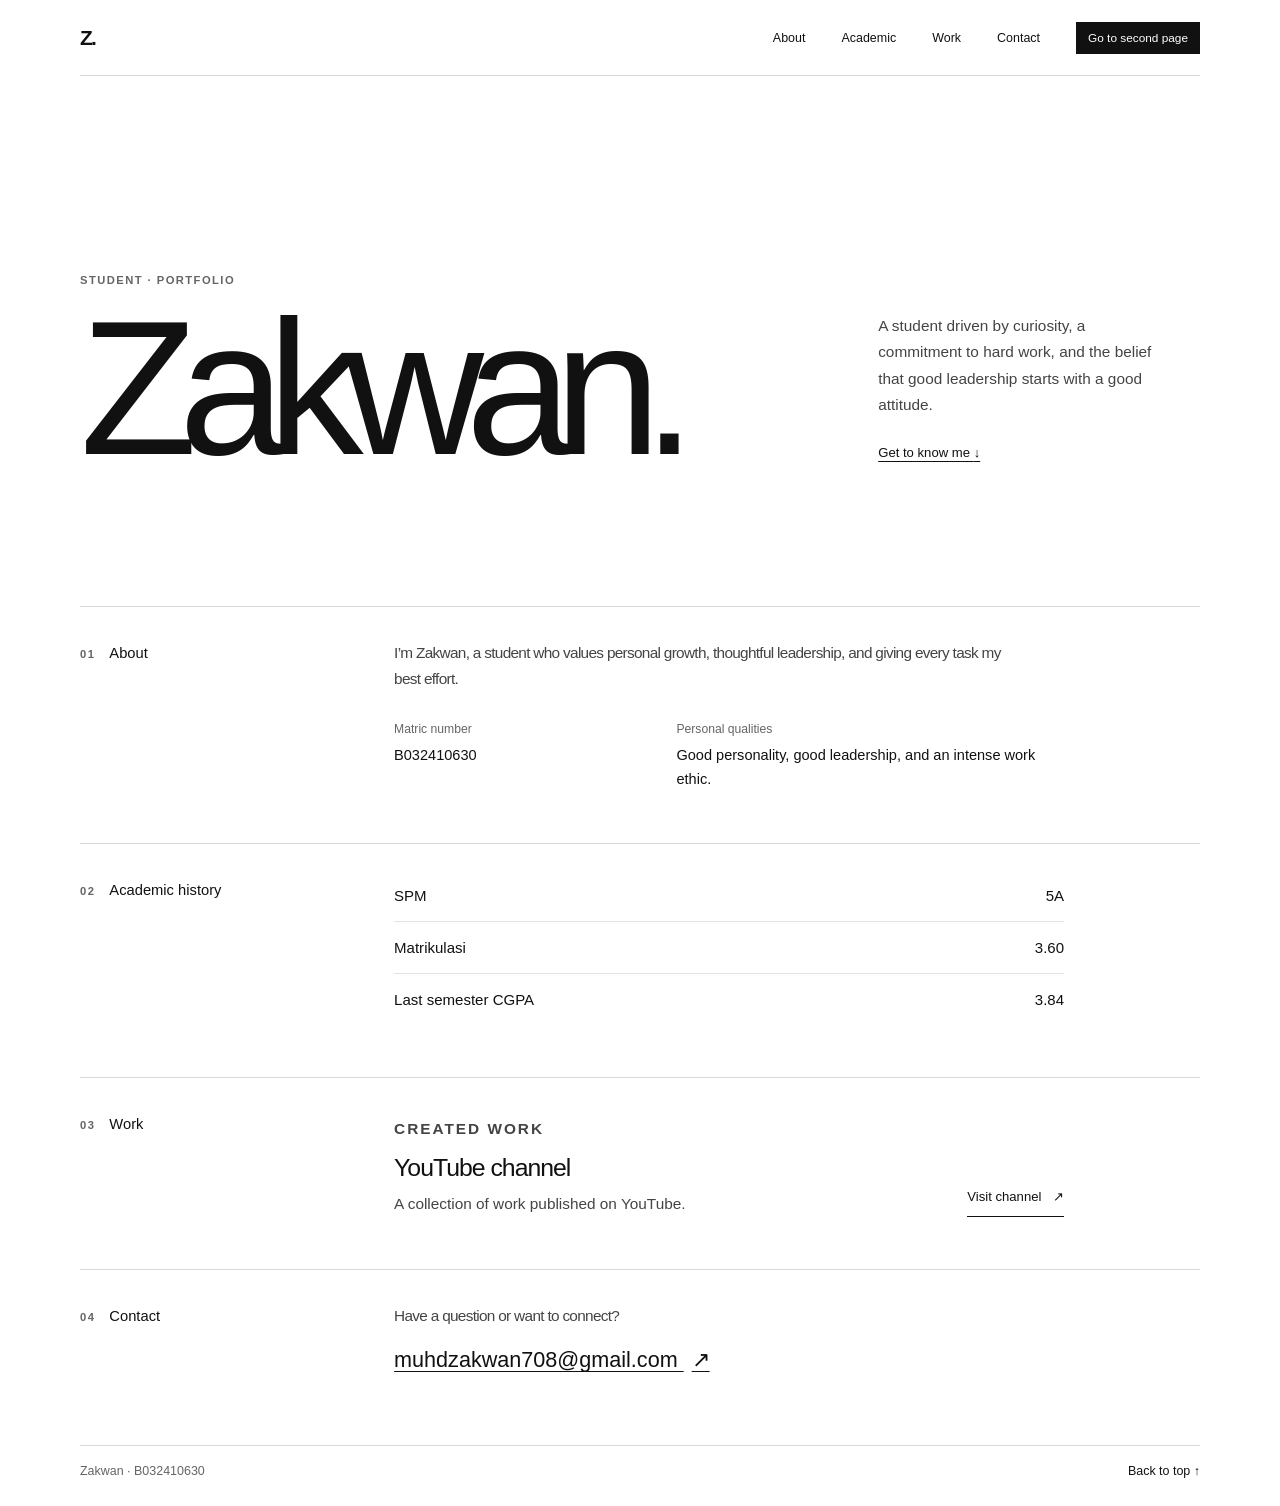
<file: index.html>
<!doctype html>
<html lang="en">
  <head>
    <meta charset="utf-8">
    <meta name="viewport" content="width=device-width, initial-scale=1">
    <meta
      name="description"
      content="The portfolio of Zakwan, a student focused on learning, leadership, and creative work."
    >
    <title>Zakwan — Portfolio</title>
    <link rel="stylesheet" href="asset/css_art_color/style.css">
  </head>
  <body>
    <header class="site-header">
      <a class="wordmark" href="#top" aria-label="Zakwan, back to top">Z.</a>
      <nav aria-label="Main navigation">
        <a href="#about">About</a>
        <a href="#academic">Academic</a>
        <a href="#work">Work</a>
        <a href="#contact">Contact</a>
        <a class="second-page-button" href="second_page.html">Go to second page</a>
      </nav>
    </header>

    <main id="top">
      <section class="intro" aria-labelledby="page-title">
        <p class="eyebrow">Student · Portfolio</p>
        <h1 id="page-title">Zakwan<span class="period">.</span></h1>
        <div class="intro-note">
          <p>
            A student driven by curiosity, a commitment to hard work, and the
            belief that good leadership starts with a good attitude.
          </p>
          <a class="text-link" href="#about">Get to know me <span aria-hidden="true">↓</span></a>
        </div>
      </section>

      <section class="content-section about" id="about" aria-labelledby="about-title">
        <div class="section-label">
          <span>01</span>
          <h2 id="about-title">About</h2>
        </div>
        <div class="section-body">
          <p class="lead">
            I’m Zakwan, a student who values personal growth, thoughtful
            leadership, and giving every task my best effort.
          </p>
          <dl class="details">
            <div>
              <dt>Matric number</dt>
              <dd>B032410630</dd>
            </div>
            <div>
              <dt>Personal qualities</dt>
              <dd>Good personality, good leadership, and an intense work ethic.</dd>
            </div>
          </dl>
        </div>
      </section>

      <section class="content-section" id="academic" aria-labelledby="academic-title">
        <div class="section-label">
          <span>02</span>
          <h2 id="academic-title">Academic history</h2>
        </div>
        <div class="section-body">
          <ol class="records">
            <li>
              <span class="record-name">SPM</span>
              <span class="record-result">5A</span>
            </li>
            <li>
              <span class="record-name">Matrikulasi</span>
              <span class="record-result">3.60</span>
            </li>
            <li>
              <span class="record-name">Last semester CGPA</span>
              <span class="record-result">3.84</span>
            </li>
          </ol>
        </div>
      </section>

      <section class="content-section" id="work" aria-labelledby="work-title">
        <div class="section-label">
          <span>03</span>
          <h2 id="work-title">Work</h2>
        </div>
        <div class="section-body work-item">
          <div>
            <p class="eyebrow">Created work</p>
            <h3>YouTube channel</h3>
            <p>A collection of work published on YouTube.</p>
          </div>
          <a
            class="channel-link"
            href="https://www.youtube.com/channel/UC89CCplsyvHY2_xSFRW8j7w"
            target="_blank"
            rel="noopener noreferrer"
            aria-label="Visit Zakwan’s YouTube channel (opens in a new tab)"
          >
            Visit channel <span aria-hidden="true">↗</span>
          </a>
        </div>
      </section>

      <footer class="content-section contact" id="contact" aria-labelledby="contact-title">
        <div class="section-label">
          <span>04</span>
          <h2 id="contact-title">Contact</h2>
        </div>
        <div class="section-body contact-body">
          <p class="lead">Have a question or want to connect?</p>
          <a class="email-link" href="mailto:muhdzakwan708@gmail.com">
            muhdzakwan708@gmail.com <span aria-hidden="true">↗</span>
          </a>
        </div>
      </footer>
    </main>

    <div class="page-end">
      <span>Zakwan · B032410630</span>
      <a href="#top">Back to top ↑</a>
    </div>
  </body>
</html>
</file>
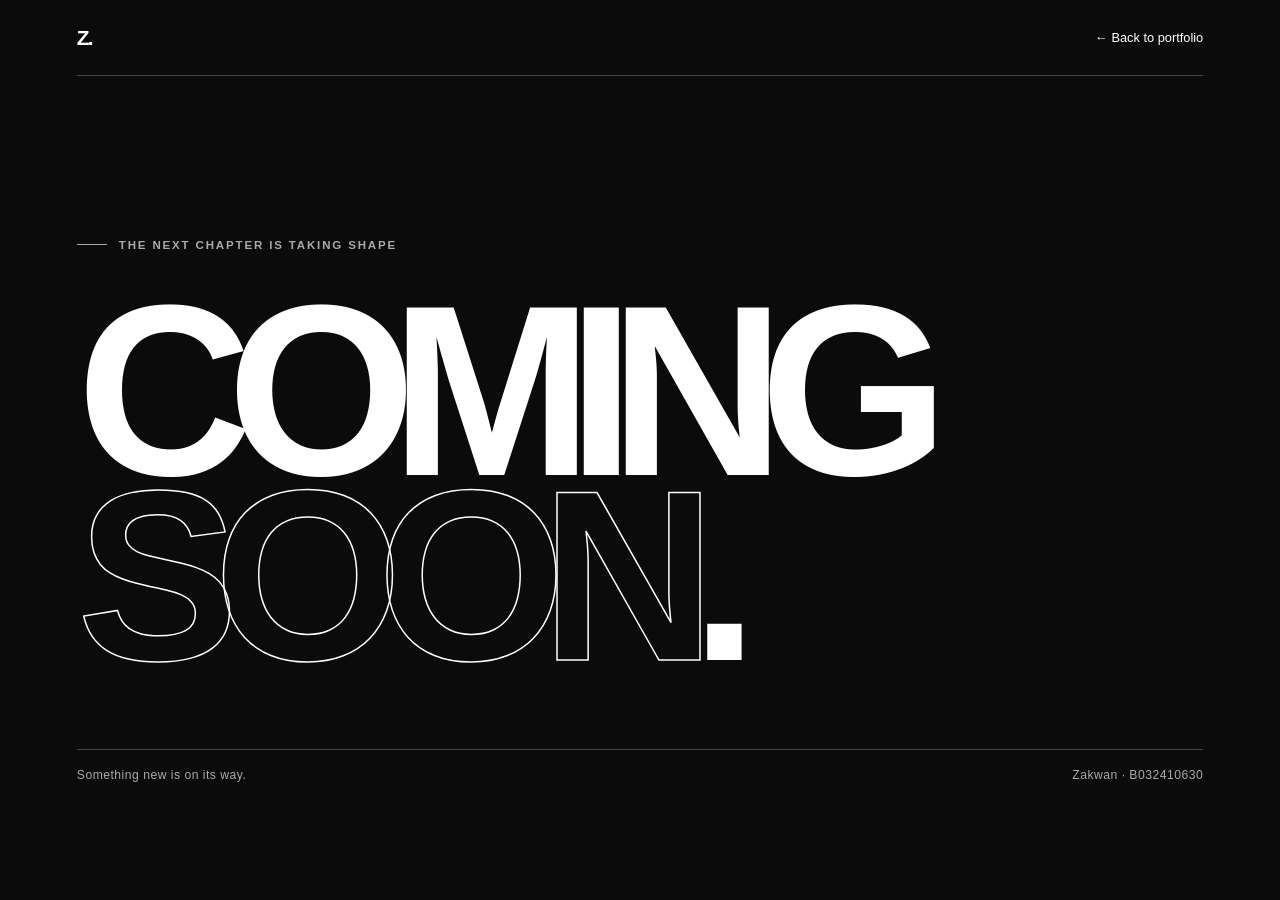
<file: second_page.html>
<!doctype html>
<html lang="en">
  <head>
    <meta charset="utf-8">
    <meta name="viewport" content="width=device-width, initial-scale=1">
    <meta
      name="description"
      content="A new chapter of Zakwan's portfolio is coming soon."
    >
    <title>Coming Soon — Zakwan</title>
    <link rel="stylesheet" href="asset/css_art_color/style.css">
  </head>
  <body class="coming-soon-page">
    <header class="coming-header">
      <a class="coming-wordmark" href="index.html" aria-label="Back to Zakwan's portfolio">Z.</a>
      <a class="coming-back-link" href="index.html">← Back to portfolio</a>
    </header>

    <main class="coming-main">
      <p class="coming-kicker">The next chapter is taking shape</p>
      <h1 class="coming-title" aria-label="Coming soon">
        <span>COMING</span>
        <span class="coming-outline">SOON<span class="coming-period">.</span></span>
      </h1>
      <div class="coming-footer">
        <span>Something new is on its way.</span>
        <span>Zakwan · B032410630</span>
      </div>
    </main>
  </body>
</html>
</file>
<file: asset/css_art_color/style.css>
:root {
  color-scheme: light;
  font-family: Arial, Helvetica, sans-serif;
  color: #111;
  background: #fff;
  font-synthesis: none;
  text-rendering: optimizeLegibility;
  -webkit-font-smoothing: antialiased;
  -moz-osx-font-smoothing: grayscale;
  scroll-behavior: smooth;
}

* {
  box-sizing: border-box;
}

body {
  width: min(100% - 64px, 1120px);
  margin: 0 auto;
}

a {
  color: inherit;
  text-decoration-thickness: 1px;
  text-underline-offset: 4px;
}

a:focus-visible {
  outline: 2px solid currentColor;
  outline-offset: 5px;
}

.site-header {
  display: flex;
  align-items: center;
  justify-content: space-between;
  min-height: 76px;
  border-bottom: 1px solid #d8d8d8;
}

.wordmark {
  font-size: 1.3rem;
  font-weight: 700;
  letter-spacing: -0.08em;
  text-decoration: none;
}

nav {
  display: flex;
  align-items: center;
  gap: clamp(16px, 3vw, 36px);
}

nav a,
.page-end {
  font-size: 0.78rem;
}

nav a {
  text-decoration: none;
}

.second-page-button {
  padding: 9px 12px;
  background: #111;
  color: #fff;
  font-size: 0.74rem;
  white-space: nowrap;
}

nav a:hover,
.page-end a:hover {
  text-decoration: underline;
}

.intro {
  display: grid;
  grid-template-columns: 1fr minmax(200px, 0.42fr);
  align-items: end;
  gap: 32px;
  padding: clamp(88px, 16vw, 190px) 0 clamp(80px, 12vw, 140px);
}

.eyebrow,
.section-label > span {
  margin: 0;
  color: #656565;
  font-size: 0.7rem;
  font-weight: 600;
  letter-spacing: 0.13em;
  text-transform: uppercase;
}

.intro > .eyebrow {
  grid-column: 1 / -1;
  margin-bottom: -20px;
}

h1 {
  margin: 0;
  font-size: clamp(5rem, 16vw, 12rem);
  font-weight: 500;
  letter-spacing: -0.095em;
  line-height: 0.82;
}

.period {
  letter-spacing: -0.08em;
}

.intro-note {
  max-width: 290px;
  padding-bottom: 5px;
}

.intro-note p,
.section-body > p,
.work-item p {
  color: #444;
  font-size: 0.96rem;
  line-height: 1.7;
}

.text-link {
  display: inline-block;
  margin-top: 12px;
  font-size: 0.82rem;
}

.content-section {
  display: grid;
  grid-template-columns: minmax(170px, 0.7fr) 2fr;
  gap: 32px;
  padding: 38px 0 52px;
  border-top: 1px solid #d8d8d8;
  scroll-margin-top: 24px;
}

.section-label {
  display: flex;
  align-items: baseline;
  gap: 14px;
}

.section-label h2 {
  margin: 0;
  font-size: 0.92rem;
  font-weight: 500;
}

.section-body {
  max-width: 670px;
}

.lead {
  max-width: 620px;
  margin: -5px 0 30px;
  font-size: clamp(1.45rem, 3vw, 2.2rem);
  letter-spacing: -0.045em;
  line-height: 1.28;
}

.details {
  display: grid;
  grid-template-columns: 1fr 1.5fr;
  gap: 24px;
  margin: 0;
}

.details dt {
  margin-bottom: 8px;
  color: #656565;
  font-size: 0.76rem;
}

.details dd {
  margin: 0;
  font-size: 0.91rem;
  line-height: 1.6;
}

.records {
  margin: -12px 0 0;
  padding: 0;
  list-style: none;
}

.records li {
  display: flex;
  justify-content: space-between;
  gap: 24px;
  padding: 17px 0;
  border-bottom: 1px solid #e4e4e4;
  font-size: 0.94rem;
}

.records li:last-child {
  border-bottom: 0;
}

.record-result {
  font-variant-numeric: tabular-nums;
}

.work-item {
  display: flex;
  align-items: end;
  justify-content: space-between;
  gap: 24px;
}

.work-item .eyebrow {
  margin-bottom: 12px;
}

.work-item h3 {
  margin: 0;
  font-size: 1.55rem;
  font-weight: 500;
  letter-spacing: -0.04em;
}

.work-item p:not(.eyebrow) {
  margin: 9px 0 0;
}

.channel-link {
  flex: 0 0 auto;
  padding: 12px 0;
  border-bottom: 1px solid #111;
  font-size: 0.82rem;
  text-decoration: none;
}

.channel-link span,
.email-link span {
  margin-left: 8px;
}

.contact {
  padding-bottom: 72px;
}

.contact-body .lead {
  margin-bottom: 18px;
}

.email-link {
  font-size: clamp(1rem, 2.3vw, 1.35rem);
  text-decoration-thickness: 1px;
}

.page-end {
  display: flex;
  justify-content: space-between;
  gap: 16px;
  padding: 18px 0 28px;
  border-top: 1px solid #d8d8d8;
  color: #656565;
}

.page-end a {
  color: #111;
  text-decoration: none;
}

@media (max-width: 640px) {
  body {
    width: min(100% - 40px, 1120px);
  }

  .site-header {
    min-height: 66px;
  }

  nav {
    gap: 12px;
  }

  nav a {
    font-size: 0.72rem;
  }

  .second-page-button {
    padding: 8px;
    font-size: 0.68rem;
  }

  .intro {
    grid-template-columns: 1fr;
    gap: 28px;
    padding: 100px 0 88px;
  }

  .intro > .eyebrow {
    margin-bottom: -18px;
  }

  h1 {
    font-size: clamp(4.5rem, 20vw, 7rem);
  }

  .intro-note {
    max-width: 360px;
  }

  .content-section {
    grid-template-columns: 1fr;
    gap: 24px;
    padding: 28px 0 38px;
  }

  .details {
    grid-template-columns: 1fr;
    gap: 20px;
  }

  .work-item {
    align-items: start;
    flex-direction: column;
    gap: 12px;
  }
}

@media (max-width: 380px) {
  body {
    width: min(100% - 32px, 1120px);
  }

  nav {
    gap: 7px;
  }

  nav a {
    font-size: 0.68rem;
  }

  .second-page-button {
    padding: 7px 6px;
    font-size: 0.62rem;
  }
}

@media (prefers-reduced-motion: reduce) {
  :root {
    scroll-behavior: auto;
  }
}

.coming-soon-page {
  display: flex;
  width: 100%;
  min-height: 100vh;
  min-height: 100svh;
  flex-direction: column;
  margin: 0;
  padding: 0 clamp(20px, 6vw, 84px);
  background: #0b0b0b;
  color: #fff;
}

.coming-header,
.coming-main {
  width: min(100%, 1280px);
  margin: 0 auto;
}

.coming-header {
  display: flex;
  min-height: 76px;
  align-items: center;
  justify-content: space-between;
  border-bottom: 1px solid #454545;
}

.coming-wordmark {
  font-size: 1.3rem;
  font-weight: 700;
  letter-spacing: -0.08em;
  text-decoration: none;
}

.coming-back-link {
  font-size: 0.8rem;
  text-decoration: none;
}

.coming-main {
  display: flex;
  flex: 1;
  flex-direction: column;
  justify-content: center;
  padding: clamp(72px, 12vh, 136px) 0 clamp(36px, 7vh, 76px);
}

.coming-kicker {
  display: flex;
  align-items: center;
  gap: 12px;
  margin: 0 0 clamp(24px, 4vw, 48px);
  color: #aaa;
  font-size: 0.72rem;
  font-weight: 600;
  letter-spacing: 0.16em;
  text-transform: uppercase;
}

.coming-kicker::before {
  width: 30px;
  border-top: 1px solid currentColor;
  content: "";
}

.coming-title {
  margin: 0;
  font-size: clamp(4.5rem, 19vw, 17rem);
  font-weight: 700;
  letter-spacing: -0.105em;
  line-height: 0.76;
}

.coming-title > span {
  display: block;
}

.coming-outline {
  color: transparent;
  -webkit-text-stroke: 1.5px #fff;
}

.coming-period {
  color: #fff;
  -webkit-text-stroke: 0;
}

.coming-footer {
  display: flex;
  justify-content: space-between;
  gap: 20px;
  margin-top: clamp(48px, 9vh, 100px);
  padding-top: 18px;
  border-top: 1px solid #454545;
  color: #aaa;
  font-size: 0.76rem;
  letter-spacing: 0.04em;
}

@media (max-width: 640px) {
  .coming-header {
    min-height: 66px;
  }

  .coming-main {
    padding: 92px 0 38px;
  }

  .coming-title {
    font-size: clamp(3.7rem, 18vw, 8rem);
  }

  .coming-footer {
    flex-direction: column;
    gap: 10px;
  }
}
</file>
